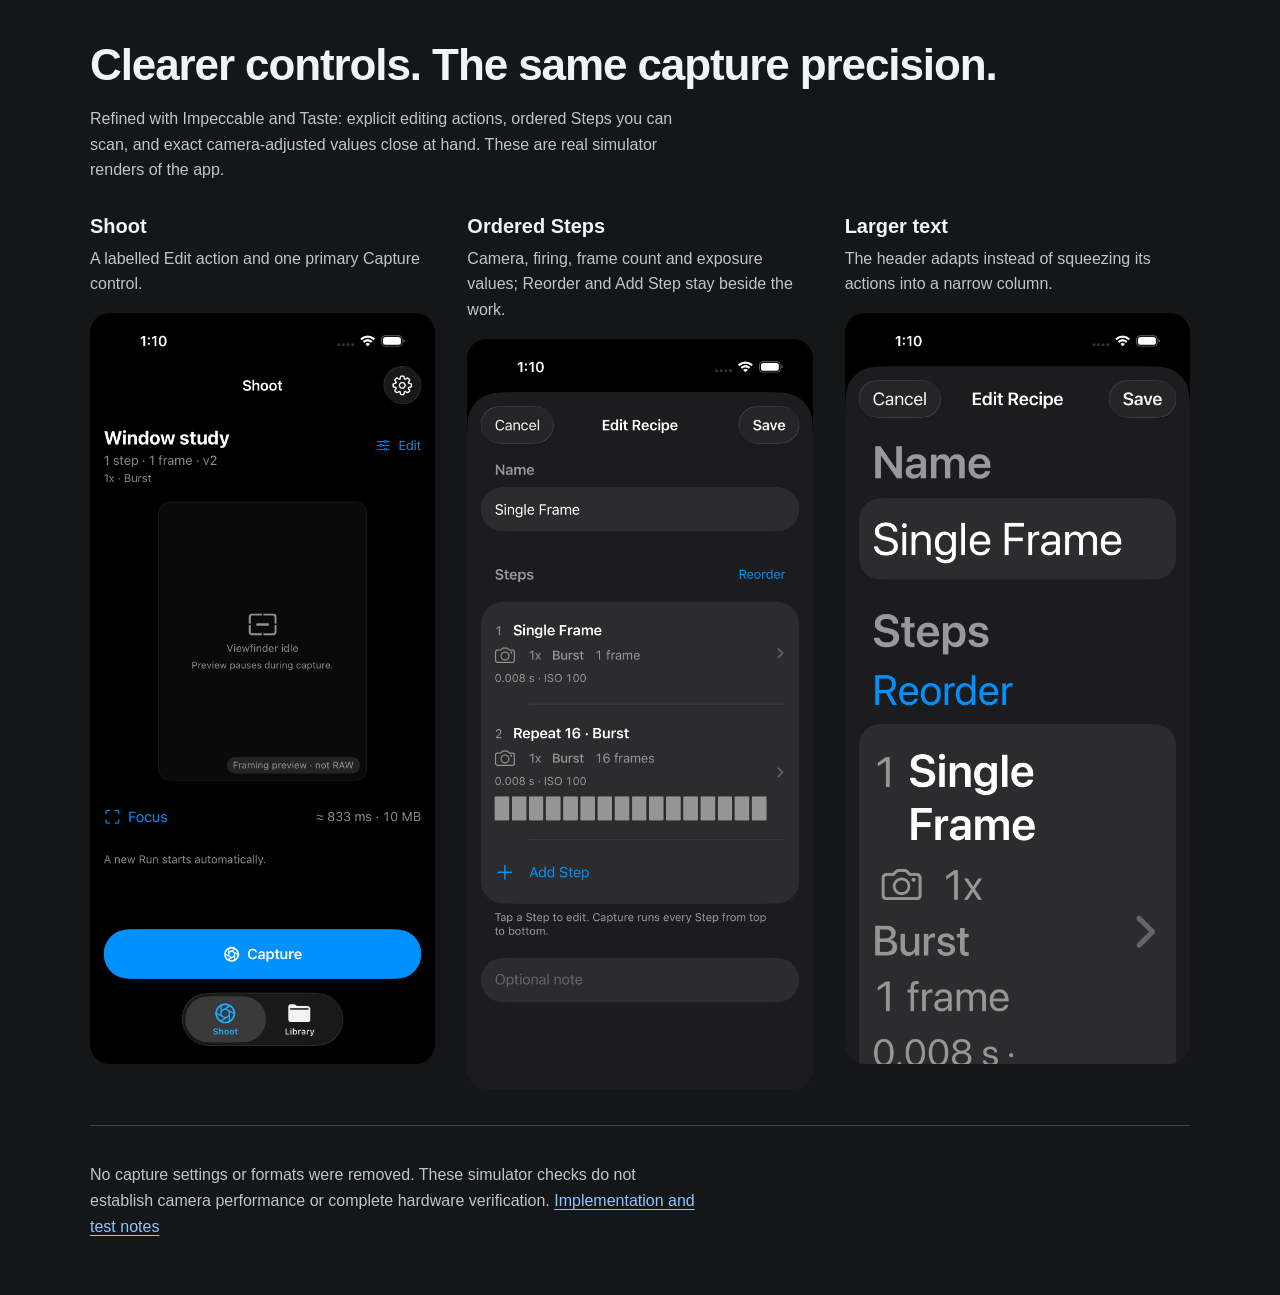
<file: docs/design/20260905-interface-refinement.html>
<!doctype html>
<html lang="en">
<meta charset="utf-8">
<meta name="viewport" content="width=device-width, initial-scale=1">
<title>RAWForge — clearer Recipe controls</title>
<style>
  :root { color-scheme: dark; font-family: -apple-system, BlinkMacSystemFont, sans-serif; background:#151618; color:#f2f3f5; }
  body { margin:0 auto; max-width:1100px; padding:40px 24px; }
  h1 { font-size:clamp(28px,5vw,44px); letter-spacing:-.025em; margin:0 0 16px; }
  p { max-width:68ch; line-height:1.6; color:#c0c4cb; }
  .screens { display:grid; grid-template-columns:repeat(auto-fit,minmax(min(100%,300px),1fr)); gap:32px; margin-top:32px; }
  figure { margin:0; }
  img { width:100%; height:auto; display:block; border-radius:20px; }
  figcaption { margin-bottom:16px; }
  h2 { font-size:20px; margin:0 0 8px; }
  figcaption p { margin:0; }
  a { color:#8fc5ff; text-underline-offset:3px; }
  a:focus-visible { outline:2px solid currentColor; outline-offset:4px; }
  footer { margin-top:36px; border-top:1px solid #41444a; padding-top:20px; }
</style>
<main>
  <h1>Clearer controls. The same capture precision.</h1>
  <p>Refined with Impeccable and Taste: explicit editing actions, ordered Steps you can scan, and exact camera-adjusted values close at hand. These are real simulator renders of the app.</p>
  <section class="screens" aria-label="Updated app screens">
    <figure>
      <figcaption><h2>Shoot</h2><p>A labelled Edit action and one primary Capture control.</p></figcaption>
      <a href="screenshots/20260905-refined-shoot.png"><img src="screenshots/20260905-refined-shoot.png" alt="Shoot screen with a saved Window study Recipe, explicit Edit button and Capture control"></a>
    </figure>
    <figure>
      <figcaption><h2>Ordered Steps</h2><p>Camera, firing, frame count and exposure values; Reorder and Add Step stay beside the work.</p></figcaption>
      <a href="screenshots/20260905-refined-steps.png"><img src="screenshots/20260905-refined-steps.png" alt="Recipe editor with a single frame followed by a 16-frame Burst, including its proportional shutter pattern"></a>
    </figure>
    <figure>
      <figcaption><h2>Larger text</h2><p>The header adapts instead of squeezing its actions into a narrow column.</p></figcaption>
      <a href="screenshots/20260905-refined-large-text.png"><img src="screenshots/20260905-refined-large-text.png" alt="Recipe editor at the largest Dynamic Type setting with separate Steps heading and Reorder action"></a>
    </figure>
  </section>
  <footer><p>No capture settings or formats were removed. These simulator checks do not establish camera performance or complete hardware verification. <a href="../testing/2026-09-05-interface-verification.md">Implementation and test notes</a></p></footer>
</main>
</html>
</file>
